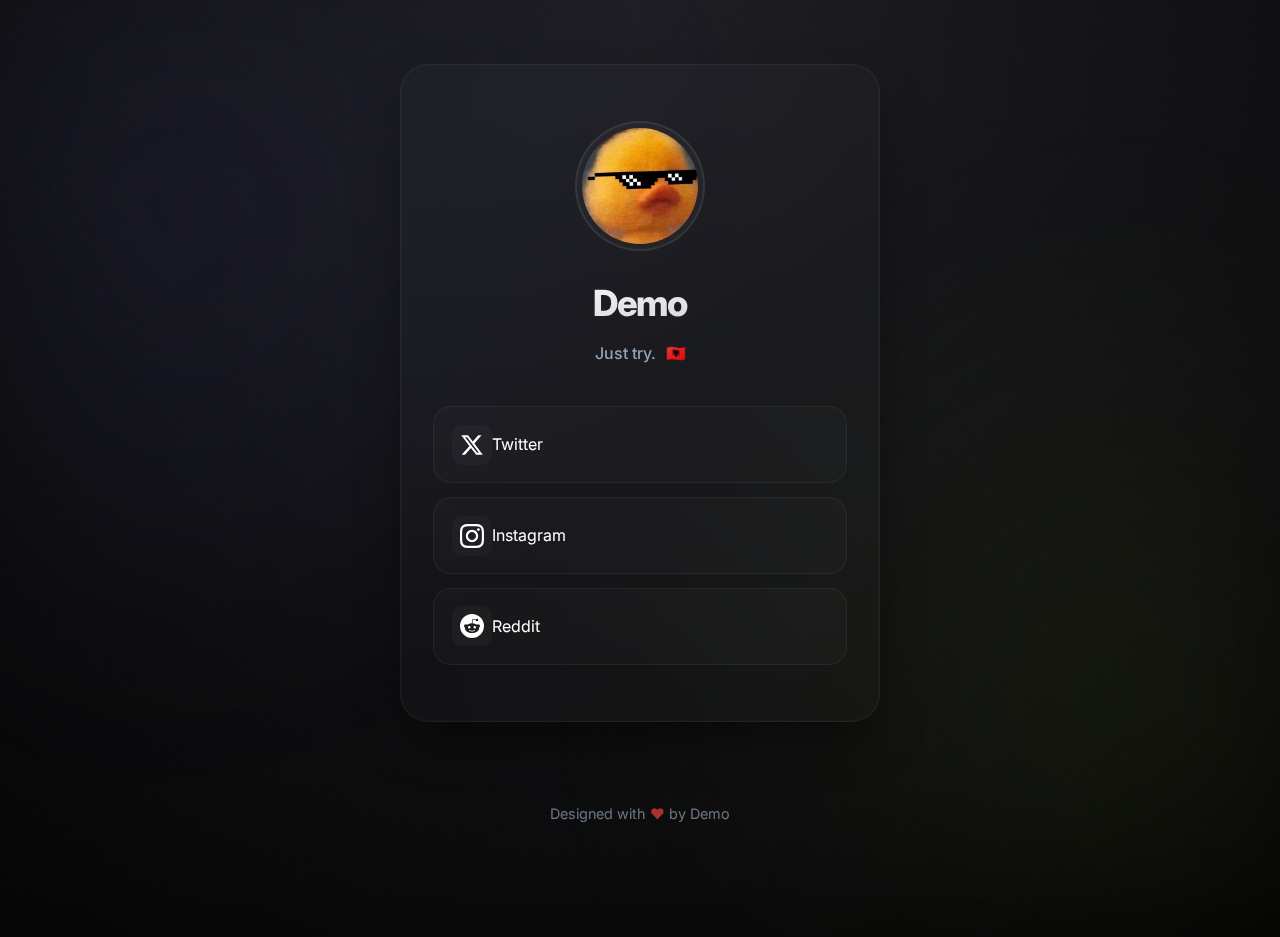
<file: index.html>
<!DOCTYPE html>
<html lang="en">

<head>
    <meta charset="UTF-8">
    <meta name="viewport" content="width=device-width, initial-scale=1.0">
    <meta name="description" content="Demo's personal link page.">
    <title>Demo | Links</title>
    <link rel="icon"
        href="data:image/svg+xml,<svg xmlns=%22http://www.w3.org/2000/svg%22 viewBox=%220 0 100 100%22><text y=%22.9em%22 font-size=%2290%22>⚡</text></svg>">
    <link rel="stylesheet" href="styles.css">
    <link href="https://fonts.googleapis.com/css2?family=Inter:wght@400;500;600;700;800&display=swap" rel="stylesheet">
</head>

<body>
    <div class="background-animation"></div>
    <div class="overlay"></div>

    <div class="container">

        <div class="profile-card">
            <div class="profile-wrapper">
                <img src="assets/profile.jpg" class="profile-pic" alt="Profile Picture">
            </div>

            <h1>Demo</h1>
            <p class="tagline">Just try. <span class="flag">&#x1F1E6;&#x1F1F1;</span></p>

            <div class="social-links">
                <a href="https://x.com/realdemo_" target="_blank" class="social-card" aria-label="Twitter">
                    <div class="icon-wrapper">
                        <svg class="social-icon" role="img" viewBox="0 0 24 24" fill="currentColor"
                            xmlns="http://www.w3.org/2000/svg">
                            <path
                                d="M18.244 2.25h3.308l-7.227 8.26 8.502 11.24H16.17l-5.214-6.817L4.99 21.75H1.68l7.73-8.835L1.254 2.25H8.08l4.713 6.231zm-1.161 17.52h1.833L7.084 4.126H5.117z" />
                        </svg>
                    </div>
                    <span>Twitter</span>
                </a>

                <a href="https://www.instagram.com/mateo._k" target="_blank" class="social-card" aria-label="Instagram">
                    <div class="icon-wrapper">
                        <svg class="social-icon" role="img" viewBox="0 0 24 24" fill="currentColor"
                            xmlns="http://www.w3.org/2000/svg">
                            <path
                                d="M12 2.163c3.204 0 3.584.012 4.85.07 3.252.148 4.771 1.691 4.919 4.919.058 1.265.069 1.645.069 4.849 0 3.205-.012 3.584-.069 4.849-.149 3.225-1.664 4.771-4.919 4.919-1.266.058-1.644.07-4.85.07-3.204 0-3.584-.012-4.849-.07-3.26-.149-4.771-1.699-4.919-4.92-.058-1.265-.07-1.644-.07-4.849 0-3.204.013-3.583.07-4.849.149-3.227 1.664-4.771 4.919-4.919 1.266-.057 1.645-.069 4.849-.069zm0-2.163c-3.259 0-3.667.014-4.947.072-4.358.2-6.78 2.618-6.98 6.98-.059 1.281-.073 1.689-.073 4.948 0 3.259.014 3.668.072 4.948.2 4.358 2.618 6.78 6.98 6.98 1.281.058 1.689.072 4.948.072 3.259 0 3.668-.014 4.948-.072 4.354-.2 6.782-2.618 6.979-6.98.059-1.28.073-1.689.073-4.948 0-3.259-.014-3.667-.072-4.947-.196-4.354-2.617-6.78-6.979-6.98-1.281-.059-1.69-.073-4.949-.073zm0 5.838c-3.403 0-6.162 2.759-6.162 6.162s2.759 6.163 6.162 6.163 6.162-2.759 6.162-6.163c0-3.403-2.759-6.162-6.162-6.162zm0 10.162c-2.209 0-4-1.79-4-4 0-2.209 1.791-4 4-4s4 1.791 4 4c0 2.21-1.791 4-4 4zm6.406-11.845c-.796 0-1.441.645-1.441 1.44s.645 1.44 1.441 1.44c.795 0 1.439-.645 1.439-1.44s-.644-1.44-1.439-1.44z" />
                        </svg>
                    </div>
                    <span>Instagram</span>
                </a>

                <a href="https://www.reddit.com/user/mat30-/" target="_blank" class="social-card" aria-label="Reddit">
                    <div class="icon-wrapper">
                        <svg class="social-icon" role="img" viewBox="0 0 24 24" fill="currentColor"
                            xmlns="http://www.w3.org/2000/svg">
                            <path
                                d="M12 0A12 12 0 0 0 0 12a12 12 0 0 0 12 12 12 12 0 0 0 12-12A12 12 0 0 0 12 0zm5.01 4.744c.688 0 1.25.561 1.25 1.249a1.25 1.25 0 0 1-2.498.056l-2.597-.547-.8 3.747c1.824.07 3.48.632 4.674 1.488.308-.309.73-.491 1.207-.491.968 0 1.754.786 1.754 1.754 0 .716-.435 1.333-1.01 1.614a3.111 3.111 0 0 1 .042.52c0 2.694-3.13 4.87-7.004 4.87-3.874 0-7.004-2.176-7.004-4.87 0-.183.015-.366.043-.534A1.748 1.748 0 0 1 4.028 12c0-.968.786-1.754 1.754-1.754.463 0 .898.196 1.207.49 1.207-.883 2.878-1.43 4.744-1.487l.885-4.182a.342.342 0 0 1 .14-.197.35.35 0 0 1 .238-.042l2.906.617a1.214 1.214 0 0 1 1.108-.701zM9.25 12C8.561 12 8 12.562 8 13.25c0 .687.561 1.248 1.25 1.248.687 0 1.248-.561 1.248-1.249 0-.688-.561-1.249-1.249-1.249zm5.5 0c-.687 0-1.248.561-1.248 1.25 0 .687.561 1.248 1.249 1.248.688 0 1.249-.561 1.249-1.249 0-.687-.562-1.249-1.25-1.249zm-5.466 3.99a.327.327 0 0 0-.231.094.33.33 0 0 0 0 .463c.842.842 2.484.913 2.961.913.477 0 2.105-.056 2.961-.913a.361.361 0 0 0 .029-.463.33.33 0 0 0-.464 0c-.547.533-1.684.73-2.512.73-.828 0-1.979-.196-2.512-.73a.326.326 0 0 0-.232-.095z" />
                        </svg>
                    </div>
                    <span>Reddit</span>
                </a>
            </div>
        </div>



        <footer class="footer-note">
            Designed with <span class="heart">♥</span> by Demo
        </footer>
    </div>
    <script src="snake-game.js"></script>
</body>

</html>
</file>
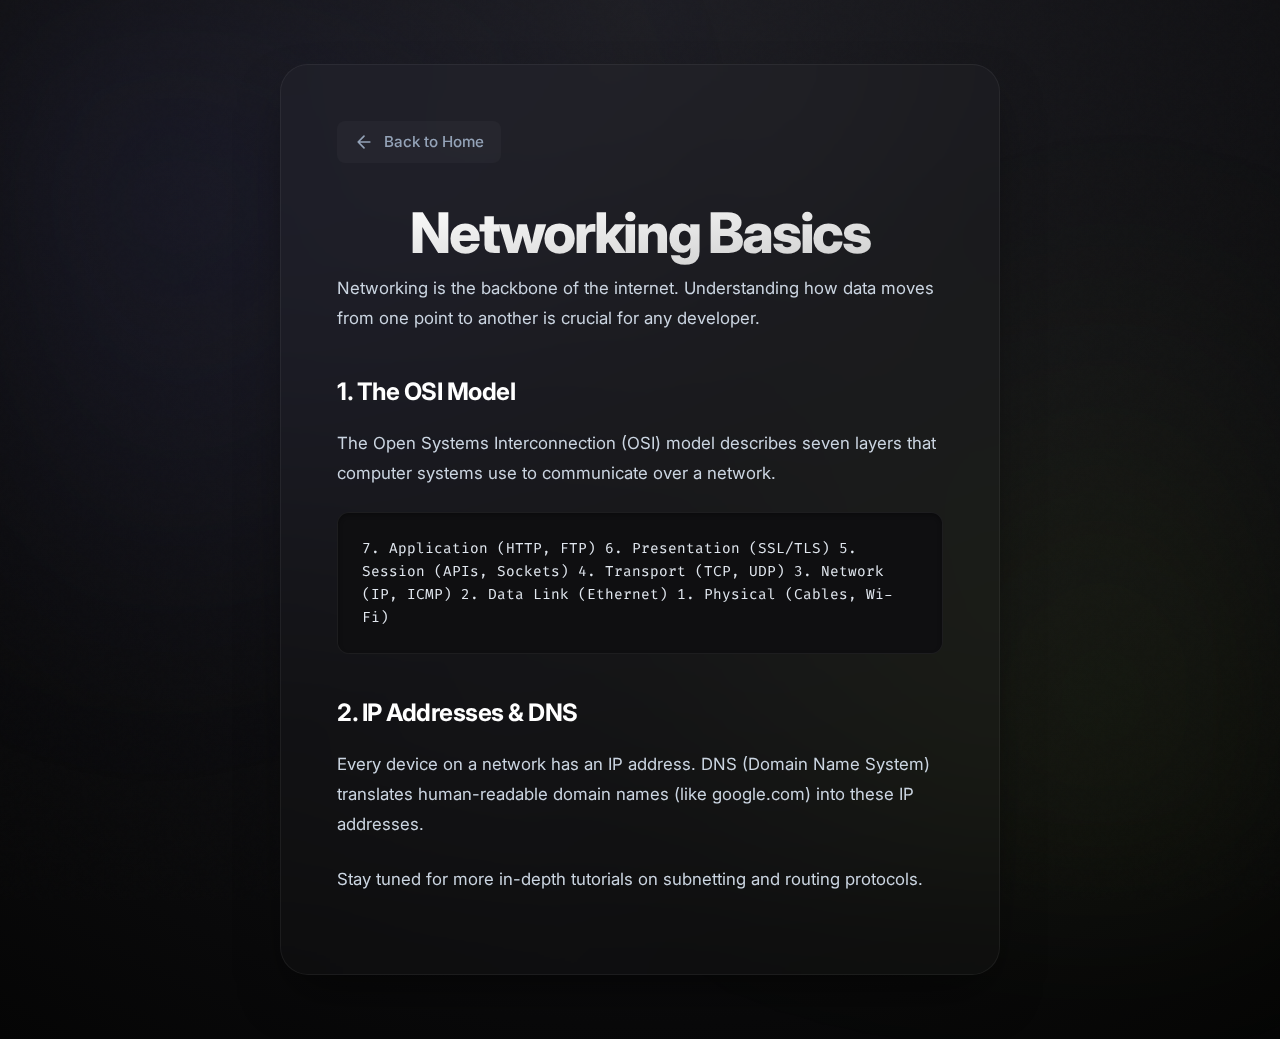
<file: guides/guide1.html>
<!DOCTYPE html>
<html lang="en">

<head>
    <meta charset="UTF-8">
    <meta name="viewport" content="width=device-width, initial-scale=1.0">
    <title>Networking Basics | Demo</title>
    <link rel="stylesheet" href="../styles.css">
    <link href="https://fonts.googleapis.com/css2?family=Inter:wght@400;500;600;700;800&family=Fira+Code&display=swap"
        rel="stylesheet">
</head>

<body>
    <div class="background-animation"></div>
    <div class="overlay"></div>

    <div class="content-page">
        <div class="back-nav">
            <a href="../index.html" class="back-btn">
                <svg width="20" height="20" viewBox="0 0 24 24" fill="none" stroke="currentColor" stroke-width="2"
                    stroke-linecap="round" stroke-linejoin="round">
                    <path d="M19 12H5M12 19l-7-7 7-7" />
                </svg>
                Back to Home
            </a>
        </div>

        <h1>Networking Basics</h1>

        <p>Networking is the backbone of the internet. Understanding how data moves from one point to another is crucial
            for any developer.</p>

        <h2>1. The OSI Model</h2>
        <p>The Open Systems Interconnection (OSI) model describes seven layers that computer systems use to communicate
            over a network.</p>

        <div class="code-block">
            7. Application (HTTP, FTP)
            6. Presentation (SSL/TLS)
            5. Session (APIs, Sockets)
            4. Transport (TCP, UDP)
            3. Network (IP, ICMP)
            2. Data Link (Ethernet)
            1. Physical (Cables, Wi-Fi)
        </div>

        <h2>2. IP Addresses & DNS</h2>
        <p>Every device on a network has an IP address. DNS (Domain Name System) translates human-readable domain names
            (like google.com) into these IP addresses.</p>

        <p>Stay tuned for more in-depth tutorials on subnetting and routing protocols.</p>
    </div>
</body>

</html>
</file>
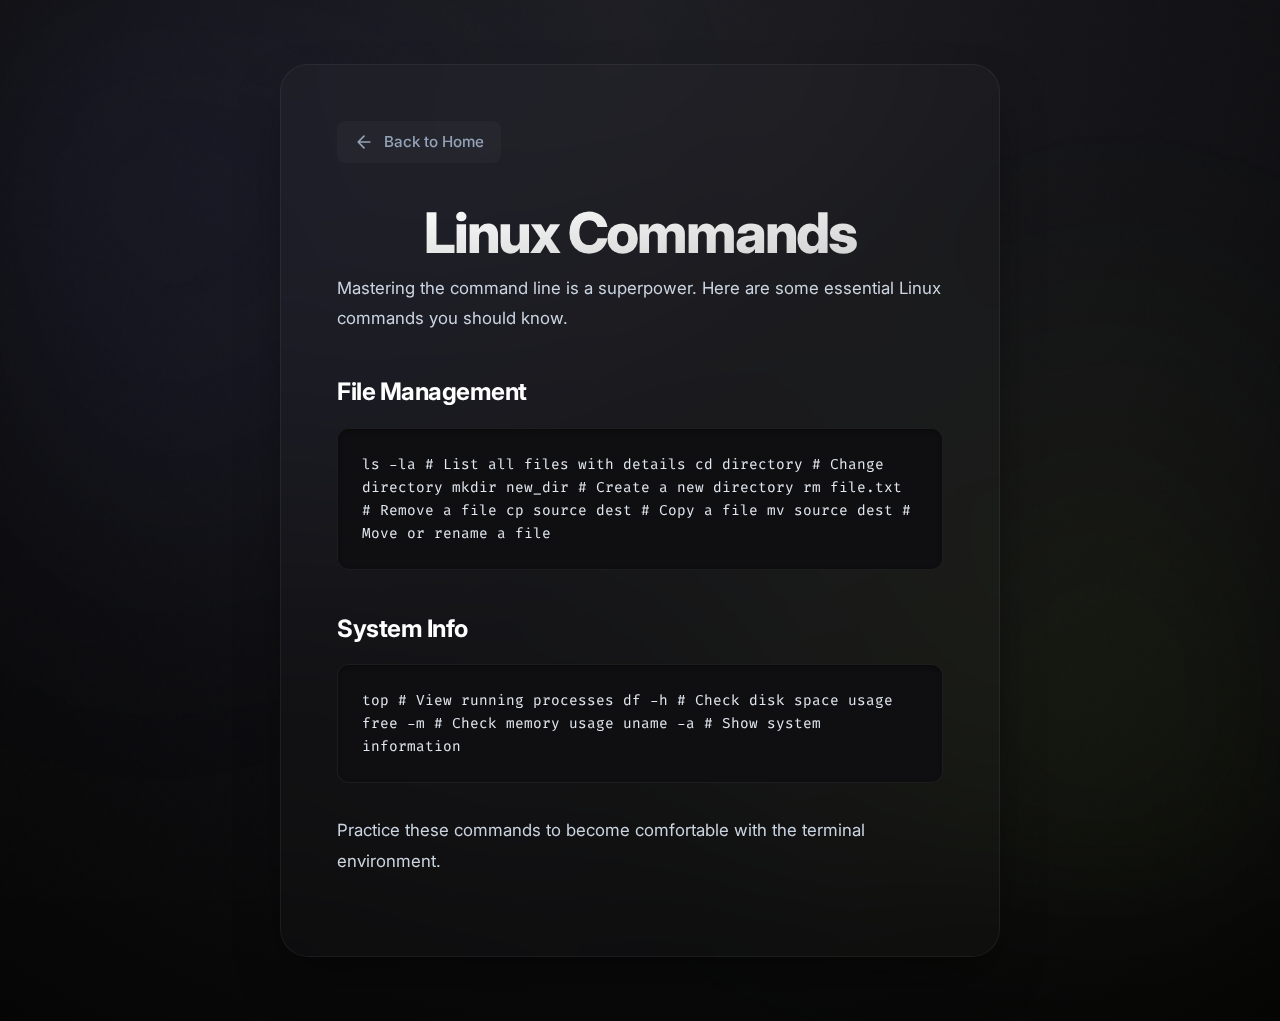
<file: guides/guide2.html>
<!DOCTYPE html>
<html lang="en">

<head>
    <meta charset="UTF-8">
    <meta name="viewport" content="width=device-width, initial-scale=1.0">
    <title>Linux Commands | Demo</title>
    <link rel="stylesheet" href="../styles.css">
    <link href="https://fonts.googleapis.com/css2?family=Inter:wght@400;500;600;700;800&family=Fira+Code&display=swap"
        rel="stylesheet">
</head>

<body>
    <div class="background-animation"></div>
    <div class="overlay"></div>

    <div class="content-page">
        <div class="back-nav">
            <a href="../index.html" class="back-btn">
                <svg width="20" height="20" viewBox="0 0 24 24" fill="none" stroke="currentColor" stroke-width="2"
                    stroke-linecap="round" stroke-linejoin="round">
                    <path d="M19 12H5M12 19l-7-7 7-7" />
                </svg>
                Back to Home
            </a>
        </div>

        <h1>Linux Commands</h1>

        <p>Mastering the command line is a superpower. Here are some essential Linux commands you should know.</p>

        <h2>File Management</h2>
        <div class="code-block">
            ls -la # List all files with details
            cd directory # Change directory
            mkdir new_dir # Create a new directory
            rm file.txt # Remove a file
            cp source dest # Copy a file
            mv source dest # Move or rename a file
        </div>

        <h2>System Info</h2>
        <div class="code-block">
            top # View running processes
            df -h # Check disk space usage
            free -m # Check memory usage
            uname -a # Show system information
        </div>

        <p>Practice these commands to become comfortable with the terminal environment.</p>
    </div>
</body>

</html>
</file>
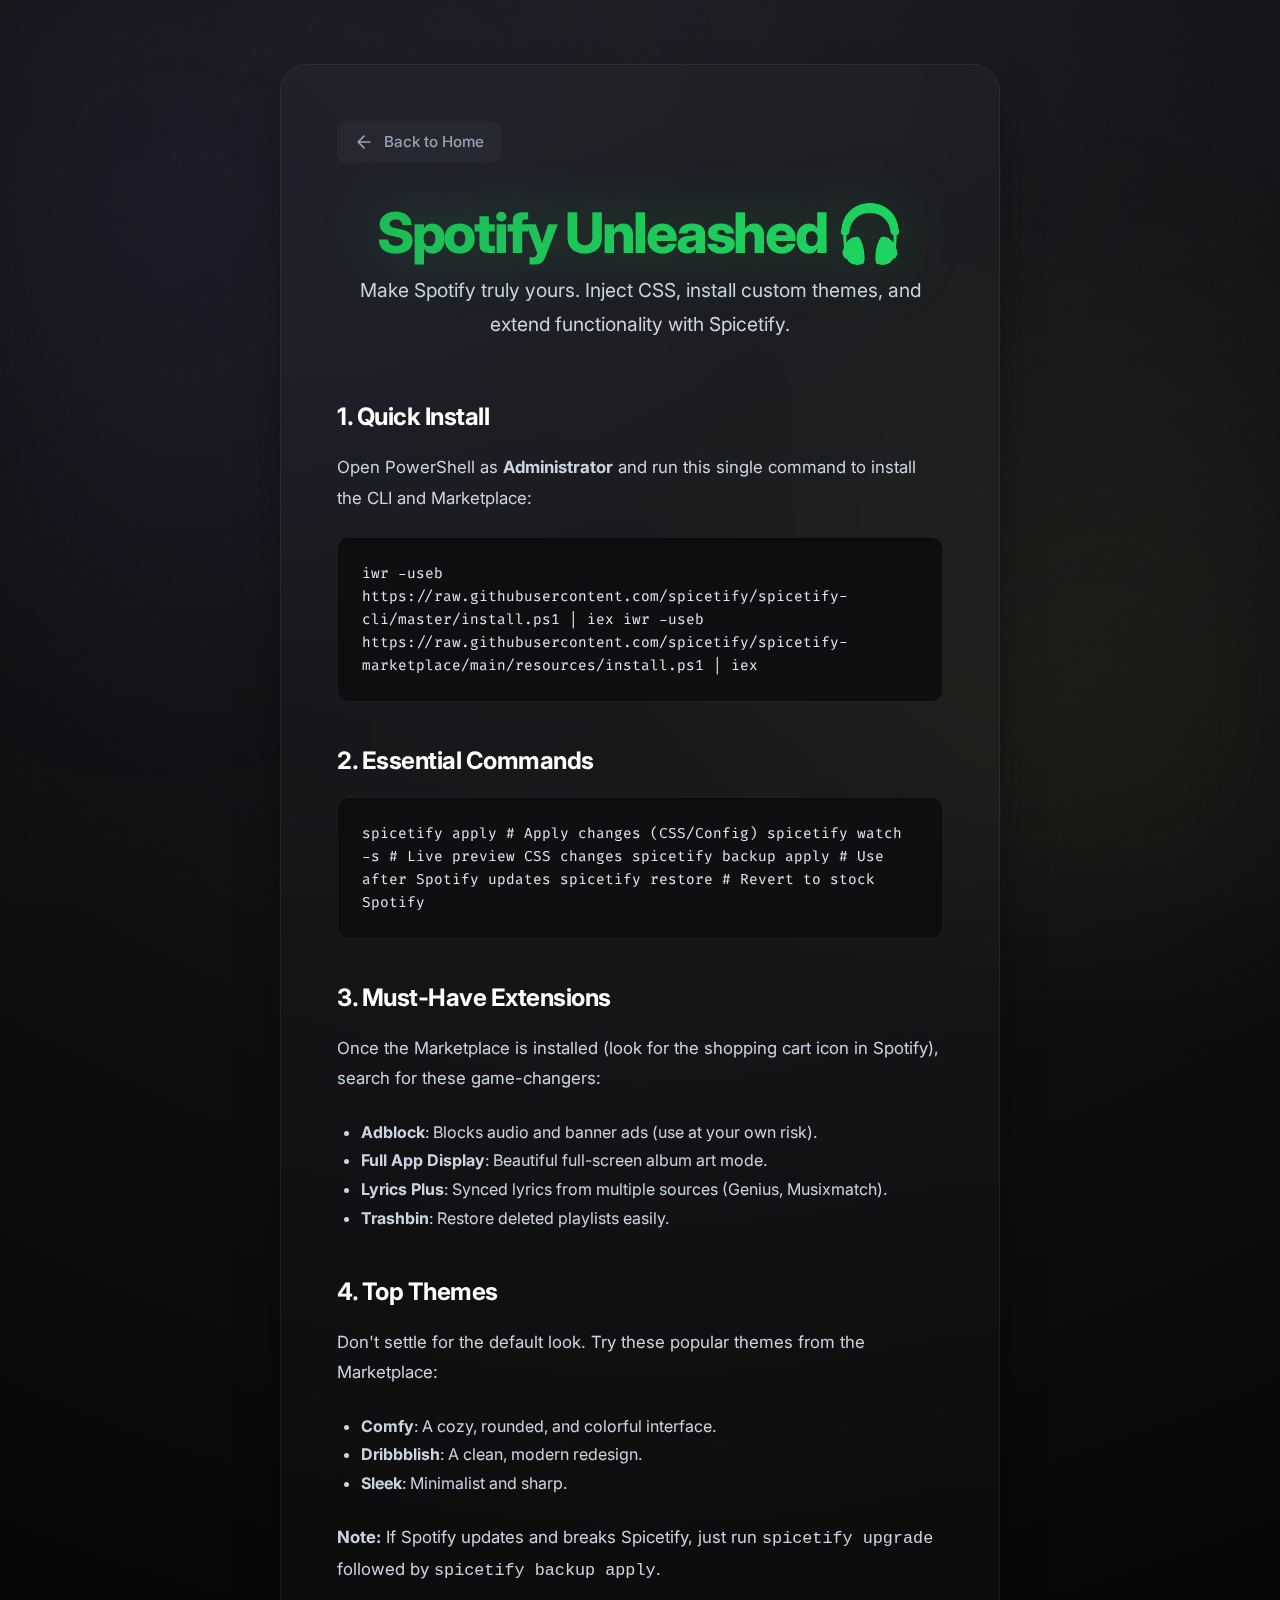
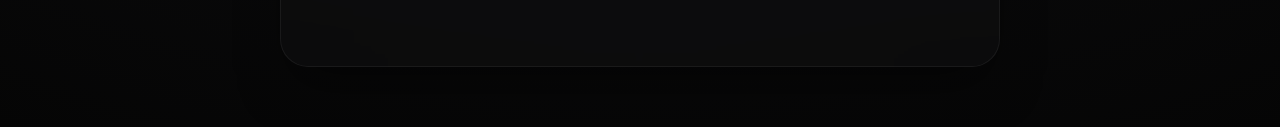
<file: guides/guide3.html>
<!DOCTYPE html>
<html lang="en">

<head>
    <meta charset="UTF-8">
    <meta name="viewport" content="width=device-width, initial-scale=1.0">
    <title>Spicetify Guide | Demo</title>
    <link rel="stylesheet" href="../styles.css">
    <link href="https://fonts.googleapis.com/css2?family=Inter:wght@400;500;600;700;800&family=Fira+Code&display=swap"
        rel="stylesheet">
</head>

<body>
    <div class="background-animation"></div>
    <div class="overlay"></div>

    <div class="content-page">
        <div class="back-nav">
            <a href="../index.html" class="back-btn">
                <svg width="20" height="20" viewBox="0 0 24 24" fill="none" stroke="currentColor" stroke-width="2"
                    stroke-linecap="round" stroke-linejoin="round">
                    <path d="M19 12H5M12 19l-7-7 7-7" />
                </svg>
                Back to Home
            </a>
        </div>

        <h1 class="text-gradient-spotify">Spotify Unleashed 🎧</h1>

        <p class="guide-subtitle">Make Spotify truly yours. Inject CSS, install custom themes, and extend functionality
            with Spicetify.</p>

        <h2>1. Quick Install</h2>
        <p>Open PowerShell as <strong>Administrator</strong> and run this single command to install the CLI and
            Marketplace:</p>

        <div class="code-block">
            iwr -useb https://raw.githubusercontent.com/spicetify/spicetify-cli/master/install.ps1 | iex
            iwr -useb https://raw.githubusercontent.com/spicetify/spicetify-marketplace/main/resources/install.ps1 | iex
        </div>

        <h2>2. Essential Commands</h2>
        <div class="code-block">
            spicetify apply # Apply changes (CSS/Config)
            spicetify watch -s # Live preview CSS changes
            spicetify backup apply # Use after Spotify updates
            spicetify restore # Revert to stock Spotify
        </div>

        <h2>3. Must-Have Extensions</h2>
        <p>Once the Marketplace is installed (look for the shopping cart icon in Spotify), search for these
            game-changers:</p>
        <ul style="color: #cbd5e1; margin-bottom: 1.5rem; padding-left: 1.5rem; line-height: 1.8;">
            <li><strong>Adblock</strong>: Blocks audio and banner ads (use at your own risk).</li>
            <li><strong>Full App Display</strong>: Beautiful full-screen album art mode.</li>
            <li><strong>Lyrics Plus</strong>: Synced lyrics from multiple sources (Genius, Musixmatch).</li>
            <li><strong>Trashbin</strong>: Restore deleted playlists easily.</li>
        </ul>

        <h2>4. Top Themes</h2>
        <p>Don't settle for the default look. Try these popular themes from the Marketplace:</p>
        <ul style="color: #cbd5e1; margin-bottom: 1.5rem; padding-left: 1.5rem; line-height: 1.8;">
            <li><strong>Comfy</strong>: A cozy, rounded, and colorful interface.</li>
            <li><strong>Dribbblish</strong>: A clean, modern redesign.</li>
            <li><strong>Sleek</strong>: Minimalist and sharp.</li>
        </ul>

        <p><strong>Note:</strong> If Spotify updates and breaks Spicetify, just run <code>spicetify upgrade</code>
            followed by <code>spicetify backup apply</code>.</p>
    </div>
</body>

</html>
</file>
<file: styles.css>
:root {
    /* Colors - Richer Palette */
    --bg-dark: #050505;
    --bg-gradient: radial-gradient(circle at 50% 0%, #1e1e24, #050505);

    --card-bg: rgba(255, 255, 255, 0.02);
    --card-hover: rgba(255, 255, 255, 0.05);
    --card-border: rgba(255, 255, 255, 0.06);
    --card-border-hover: rgba(255, 255, 255, 0.15);

    --text-main: #ffffff;
    --text-muted: #94a3b8;
    --text-accent: #c4f82a;

    --accent-primary: #c4f82a;
    --accent-secondary: #6366f1;
    --accent-glow: rgba(196, 248, 42, 0.15);
    --accent-glow-secondary: rgba(99, 102, 241, 0.15);

    /* Typography */
    --font-main: 'Inter', system-ui, -apple-system, sans-serif;

    /* Spacing */
    --radius-lg: 28px;
    --radius-md: 18px;
    --radius-sm: 12px;
}

* {
    box-sizing: border-box;
    margin: 0;
    padding: 0;
}

body {
    font-family: var(--font-main);
    background-color: var(--bg-dark);
    background-image: var(--bg-gradient);
    color: var(--text-main);
    min-height: 100vh;
    display: flex;
    flex-direction: column;
    align-items: center;
    overflow-x: hidden;
    position: relative;
    padding: 4rem 1rem;
    line-height: 1.6;
    -webkit-font-smoothing: antialiased;
}

/* BACKGROUND EFFECTS */
.background-animation {
    position: fixed;
    top: 0;
    left: 0;
    width: 100%;
    height: 100%;
    z-index: -2;
    background:
        radial-gradient(circle at 10% 20%, rgba(99, 102, 241, 0.08), transparent 40%),
        radial-gradient(circle at 90% 80%, rgba(196, 248, 42, 0.06), transparent 40%);
    filter: blur(100px);
    animation: bgPulse 20s ease-in-out infinite alternate;
}

.overlay {
    position: fixed;
    top: 0;
    left: 0;
    width: 100%;
    height: 100%;
    z-index: -1;
    background: url("data:image/svg+xml,%3Csvg viewBox='0 0 200 200' xmlns='http://www.w3.org/2000/svg'%3E%3Cfilter id='noiseFilter'%3E%3CfeTurbulence type='fractalNoise' baseFrequency='0.8' numOctaves='3' stitchTiles='stitch'/%3E%3C/filter%3E%3Crect width='100%25' height='100%25' filter='url(%23noiseFilter)' opacity='0.04'/%3E%3C/svg%3E");
    opacity: 0.5;
    pointer-events: none;
    mix-blend-mode: overlay;
}

@keyframes bgPulse {
    0% {
        opacity: 0.6;
        transform: scale(1);
    }

    100% {
        opacity: 1;
        transform: scale(1.1);
    }
}

/* MAIN CONTAINER */
.container {
    width: 100%;
    max-width: 480px;
    animation: slideUp 1s cubic-bezier(0.2, 0.8, 0.2, 1);
}

@keyframes slideUp {
    from {
        opacity: 0;
        transform: translateY(40px);
    }

    to {
        opacity: 1;
        transform: translateY(0);
    }
}

/* PROFILE SECTION */
.profile-card {
    background: var(--card-bg);
    backdrop-filter: blur(24px);
    -webkit-backdrop-filter: blur(24px);
    border: 1px solid var(--card-border);
    border-radius: var(--radius-lg);
    padding: 3.5rem 2rem;
    text-align: center;
    margin-bottom: 2rem;
    box-shadow:
        0 25px 50px -12px rgba(0, 0, 0, 0.5),
        inset 0 0 0 1px rgba(255, 255, 255, 0.02);
    transition: transform 0.3s ease, box-shadow 0.3s ease;
}

.profile-card:hover {
    box-shadow:
        0 30px 60px -12px rgba(0, 0, 0, 0.6),
        inset 0 0 0 1px rgba(255, 255, 255, 0.05);
    border-color: var(--card-border-hover);
}

.profile-wrapper {
    width: 130px;
    height: 130px;
    margin: 0 auto 1.5rem;
    position: relative;
}

.profile-pic {
    width: 100%;
    height: 100%;
    border-radius: 50%;
    object-fit: cover;
    border: 2px solid rgba(255, 255, 255, 0.08);
    padding: 5px;
    background: rgba(255, 255, 255, 0.03);
    transition: transform 0.5s cubic-bezier(0.34, 1.56, 0.64, 1);
}

.profile-wrapper::after {
    content: '';
    position: absolute;
    inset: -15px;
    border-radius: 50%;
    background: radial-gradient(circle, var(--accent-glow), transparent 70%);
    opacity: 0;
    transition: opacity 0.5s ease;
    z-index: -1;
}

.profile-wrapper:hover .profile-pic {
    transform: scale(1.05) rotate(-3deg);
    border-color: var(--accent-primary);
}

.profile-wrapper:hover::after {
    opacity: 1;
}

h1 {
    font-size: 2.25rem;
    font-weight: 800;
    letter-spacing: -0.03em;
    margin-bottom: 0.5rem;
    color: var(--text-main);
    background: linear-gradient(to bottom right, #fff, #ccc);
    -webkit-background-clip: text;
    background-clip: text;
    -webkit-text-fill-color: transparent;
}

.tagline {
    color: var(--text-muted);
    font-size: 1rem;
    margin-bottom: 2.5rem;
    display: flex;
    align-items: center;
    justify-content: center;
    gap: 10px;
    font-weight: 500;
}

/* SOCIAL LINKS */
.social-links {
    display: flex;
    flex-direction: column;
    gap: 0.85rem;
}

.social-card {
    display: flex;
    align-items: center;
    padding: 1.1rem;
    background: var(--card-bg);
    border: 1px solid var(--card-border);
    border-radius: var(--radius-md);
    text-decoration: none;
    color: var(--text-main);
    transition: all 0.3s cubic-bezier(0.2, 0.8, 0.2, 1);
    position: relative;
    overflow: hidden;
}

.social-card::before {
    content: '';
    position: absolute;
    top: 0;
    left: 0;
    width: 100%;
    height: 100%;
    background: linear-gradient(90deg, transparent, rgba(255, 255, 255, 0.03), transparent);
    transform: translateX(-100%);
    transition: transform 0.5s ease;
}

.social-card:hover {
    background: var(--card-hover);
    transform: translateY(-3px);
    border-color: var(--card-border-hover);
    box-shadow: 0 8px 24px rgba(0, 0, 0, 0.2);
}

.social-card:hover::before {
    transform: translateX(100%);
}

.icon-wrapper {
    width: 40px;
    height: 40px;
    display: flex;
    align-items: center;
    justify-content: center;
    background: rgba(255, 255, 255, 0.03);
    border-radius: 10px;
    letter-spacing: -0.01em;
}

.social-icon {
    width: 24px;
    height: 24px;
    color: var(--text-main);
    transition: color 0.3s;
}

.social-card:hover .social-icon {
    color: var(--accent-primary);
}




/* CONTENT PAGE (Guides) */
.content-page {
    width: 100%;
    max-width: 720px;
    background: var(--card-bg);
    backdrop-filter: blur(30px);
    -webkit-backdrop-filter: blur(30px);
    border: 1px solid var(--card-border);
    border-radius: var(--radius-lg);
    padding: 3.5rem;
    margin: 0 auto;
    animation: slideUp 0.8s cubic-bezier(0.2, 0.8, 0.2, 1);
    box-shadow: 0 25px 50px -12px rgba(0, 0, 0, 0.5);
}

.back-nav {
    margin-bottom: 2.5rem;
}

.back-btn {
    display: inline-flex;
    align-items: center;
    gap: 10px;
    text-decoration: none;
    color: var(--text-muted);
    font-weight: 500;
    font-size: 0.95rem;
    transition: all 0.2s;
    padding: 0.5rem 1rem;
    border-radius: 8px;
    background: rgba(255, 255, 255, 0.03);
    border: 1px solid transparent;
}

.back-btn:hover {
    color: var(--text-main);
    background: rgba(255, 255, 255, 0.08);
    border-color: var(--card-border);
}

.content-page h1 {
    font-size: 3.5rem;
    margin-bottom: 0.5rem;
    text-align: center;
    font-weight: 800;
    letter-spacing: -0.04em;
    line-height: 1.1;
}

.text-gradient-windows {
    background: linear-gradient(135deg, #38b6ff, #004e92);
    -webkit-background-clip: text;
    background-clip: text;
    -webkit-text-fill-color: transparent;
    filter: drop-shadow(0 0 30px rgba(0, 120, 215, 0.3));
}

.text-gradient-linux {
    background: linear-gradient(135deg, #42e695, #3bb2b8);
    -webkit-background-clip: text;
    background-clip: text;
    -webkit-text-fill-color: transparent;
    filter: drop-shadow(0 0 30px rgba(66, 230, 149, 0.3));
}

.text-gradient-spotify {
    background: linear-gradient(135deg, #1DB954, #1ed760);
    -webkit-background-clip: text;
    background-clip: text;
    -webkit-text-fill-color: transparent;
    filter: drop-shadow(0 0 30px rgba(29, 185, 84, 0.3));
}

.guide-subtitle {
    text-align: center;
    color: var(--text-muted);
    font-size: 1.2rem !important;
    margin-bottom: 3.5rem !important;
    max-width: 600px;
    margin-left: auto;
    margin-right: auto;
    line-height: 1.6;
}

.content-page h2 {
    font-size: 1.5rem;
    margin-top: 2.5rem;
    margin-bottom: 1rem;
    color: var(--text-main);
    letter-spacing: -0.02em;
    display: flex;
    align-items: center;
    gap: 10px;
}

.content-page p {
    margin-bottom: 1.5rem;
    color: #cbd5e1;
    line-height: 1.8;
    font-size: 1.05rem;
}

.code-block {
    background: #0f0f11;
    padding: 1.5rem;
    border-radius: 12px;
    border: 1px solid var(--card-border);
    font-family: 'Fira Code', monospace;
    font-size: 0.9rem;
    margin-bottom: 2rem;
    overflow-x: auto;
    color: #e2e8f0;
    box-shadow: inset 0 2px 4px rgba(0, 0, 0, 0.3);
}

/* FOOTER */
.footer-note {
    text-align: center;
    padding: 3rem;
    color: var(--text-muted);
    font-size: 0.9rem;
    opacity: 0.7;
    transition: opacity 0.3s;
}

.footer-note:hover {
    opacity: 1;
}

.heart {
    color: #ef4444;
    display: inline-block;
    animation: beat 1.5s infinite cubic-bezier(0.2, 0.8, 0.2, 1);
}

@keyframes beat {

    0%,
    100% {
        transform: scale(1);
    }

    50% {
        transform: scale(1.15);
    }
}

/* RESPONSIVE & DESKTOP LAYOUT */
@media (min-width: 900px) {
    /* Kept empty or minimal overrides if needed */
}

@media (max-width: 600px) {

    .container,
    .content-page {
        padding: 1.25rem;
    }



    h1 {
        font-size: 1.75rem;
    }
}

/* SNAKE GAME EASTER EGG */
#snake-overlay {
    position: fixed;
    top: 0;
    left: 0;
    width: 100vw;
    height: 100vh;
    background: rgba(5, 5, 5, 0.95);
    z-index: 9999;
    animation: fadeIn 0.5s ease-in-out;
    cursor: none;
    /* Hide cursor during play */
}

@keyframes fadeIn {
    from {
        opacity: 0;
    }

    to {
        opacity: 1;
    }
}

.game-container {
    position: relative;
    width: 100%;
    height: 100%;
}

#snake-canvas {
    display: block;
    width: 100%;
    height: 100%;
}

.game-ui {
    position: absolute;
    top: 20px;
    left: 20px;
    right: 20px;
    display: flex;
    justify-content: space-between;
    align-items: flex-start;
    pointer-events: none;
    /* Let clicks pass through to canvas mostly */
    font-family: 'Fira Code', monospace;
}

.score-board {
    display: flex;
    flex-direction: column;
    gap: 5px;
    color: var(--accent-primary);
    font-size: 1.2rem;
    font-weight: bold;
    text-shadow: 0 0 10px rgba(196, 248, 42, 0.3);
}

.start-hint {
    color: var(--text-muted);
    font-size: 0.9rem;
    text-transform: uppercase;
    letter-spacing: 2px;
    margin-top: 10px;
    animation: blink 2s infinite;
}

.close-btn {
    pointer-events: auto;
    background: transparent;
    border: none;
    color: var(--text-muted);
    font-size: 2.5rem;
    cursor: pointer;
    line-height: 0.5;
    padding: 10px;
    border-radius: 50%;
    transition: all 0.3s;
}

.close-btn:hover {
    color: #ef4444;
    transform: rotate(90deg);
}

.game-over-modal {
    position: absolute;
    top: 50%;
    left: 50%;
    transform: translate(-50%, -50%);
    background: rgba(20, 20, 25, 0.95);
    border: 1px solid var(--card-border);
    padding: 2rem 3rem;
    border-radius: var(--radius-lg);
    text-align: center;
    backdrop-filter: blur(10px);
    box-shadow: 0 0 50px rgba(0, 0, 0, 0.8);
    pointer-events: auto;
    cursor: default;
}

.game-over-modal.hidden {
    display: none;
}

.game-over-modal h2 {
    color: #ef4444;
    font-size: 2.5rem;
    margin-bottom: 1rem;
    text-transform: uppercase;
    font-weight: 800;
}

.game-over-modal p {
    color: var(--text-main);
    font-size: 1.2rem;
    margin-bottom: 2rem;
}

#restart-btn {
    padding: 1rem 2rem;
    background: var(--accent-primary);
    color: #000;
    font-weight: 800;
    border: none;
    border-radius: var(--radius-md);
    font-size: 1.1rem;
    cursor: pointer;
    transition: transform 0.2s, box-shadow 0.2s;
    text-transform: uppercase;
}

#restart-btn:hover {
    transform: scale(1.05);
    box-shadow: 0 0 20px var(--accent-glow);
}

@keyframes blink {

    0%,
    100% {
        opacity: 0.5;
    }

    50% {
        opacity: 1;
    }
}

@media (max-width: 600px) {
    .start-hint {
        display: none;
        /* Hide on mobile, instructions obvious or handle differently */
    }
}
</file>
